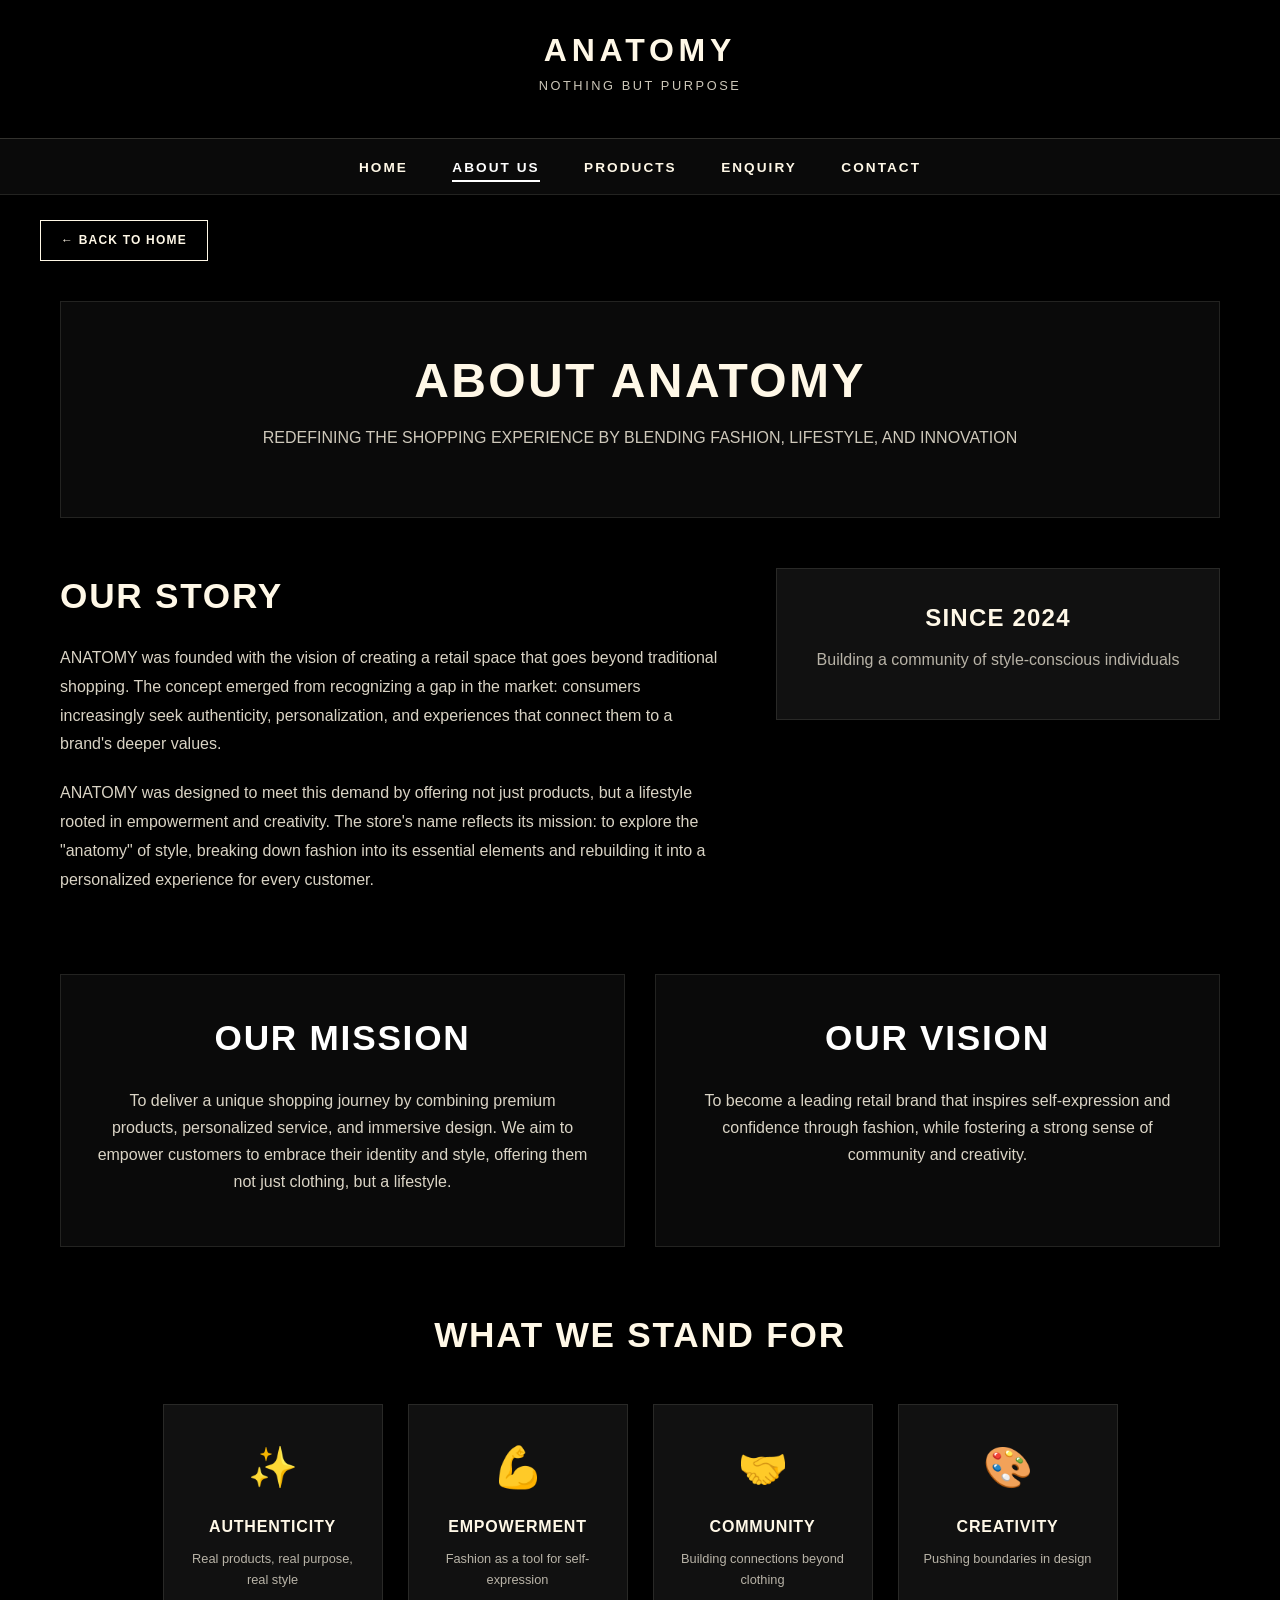
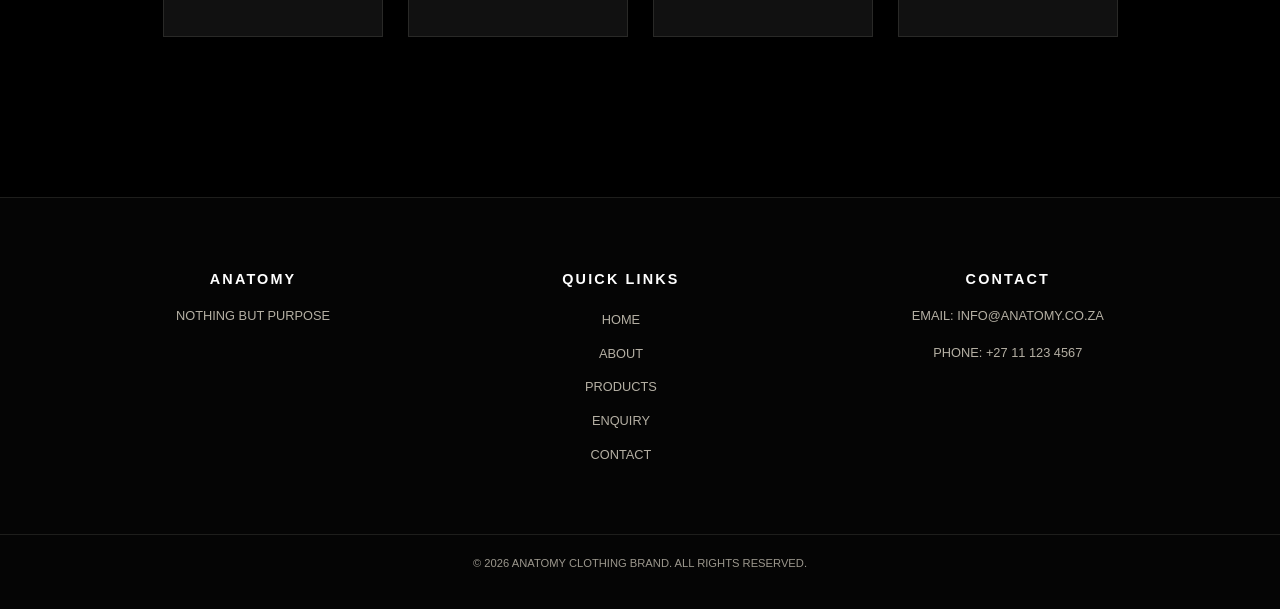
<file: WEDE-Assigment-1-ST10500139-Caleb-Maake/ABOUT.html>
<Doctype HTML>
<html lang="en">
<head>
    <meta charset="UTF-8">
    <meta name="viewport" content="width=device-width, initial-scale=1.0, viewport-fit=cover">
    <title>ANATOMY | About Us</title>
    <meta name="description" content="Learn about ANATOMY clothing brand - our mission, vision, and values">
     <link rel="stylesheet" type="text/css" href="Style.css">
</head>
<body>

<header>
    <div class="logo">ANATOMY</div>
    <p>NOTHING BUT PURPOSE</p>
</header>

<nav>
    <a href="index.html">HOME</a>
    <a href="about.html" class="active">ABOUT US</a>
    <a href="products.html">PRODUCTS</a>
    <a href="enquiry.html">ENQUIRY</a>
    <a href="contact.html">CONTACT</a>
</nav>

<!-- BACK BUTTON - Returns to Home Page -->
<div class="back-button-container">
    <a href="index.html" class="back-btn">← BACK TO HOME</a>
</div>

<div class="container">
    <section class="about-hero">
        <h1>ABOUT ANATOMY</h1>
        <p class="subtitle">REDEFINING THE SHOPPING EXPERIENCE BY BLENDING FASHION, LIFESTYLE, AND INNOVATION</p>
    </section>

    <section class="our-story">
        <div class="story-content">
            <h2>OUR STORY</h2>
            <p>ANATOMY was founded with the vision of creating a retail space that goes beyond traditional shopping. The concept emerged from recognizing a gap in the market: consumers increasingly seek authenticity, personalization, and experiences that connect them to a brand's deeper values.</p>
            <p>ANATOMY was designed to meet this demand by offering not just products, but a lifestyle rooted in empowerment and creativity. The store's name reflects its mission: to explore the "anatomy" of style, breaking down fashion into its essential elements and rebuilding it into a personalized experience for every customer.</p>
        </div>
        <div class="story-image">
            <div class="card">
                <h3>SINCE 2024</h3>
                <p>Building a community of style-conscious individuals</p>
            </div>
        </div>
    </section>

    <section class="mission-vision">
        <div class="mission-card">
            <h2>OUR MISSION</h2>
            <p>To deliver a unique shopping journey by combining premium products, personalized service, and immersive design. We aim to empower customers to embrace their identity and style, offering them not just clothing, but a lifestyle.</p>
        </div>
        <div class="vision-card">
            <h2>OUR VISION</h2>
            <p>To become a leading retail brand that inspires self-expression and confidence through fashion, while fostering a strong sense of community and creativity.</p>
        </div>
    </section>

    <section class="core-values">
        <h2>WHAT WE STAND FOR</h2>
        <div class="values-grid">
            <div class="value-item">
                <div class="value-icon">✨</div>
                <h3>AUTHENTICITY</h3>
                <p>Real products, real purpose, real style</p>
            </div>
            <div class="value-item">
                <div class="value-icon">💪</div>
                <h3>EMPOWERMENT</h3>
                <p>Fashion as a tool for self-expression</p>
            </div>
            <div class="value-item">
                <div class="value-icon">🤝</div>
                <h3>COMMUNITY</h3>
                <p>Building connections beyond clothing</p>
            </div>
            <div class="value-item">
                <div class="value-icon">🎨</div>
                <h3>CREATIVITY</h3>
                <p>Pushing boundaries in design</p>
            </div>
        </div>
    </section>
</div>

<footer>
    <div class="footer-content">
        <div class="footer-section">
            <h4>ANATOMY</h4>
            <p>NOTHING BUT PURPOSE</p>
        </div>
        <div class="footer-section">
            <h4>QUICK LINKS</h4>
            <ul>
                <li><a href="index.html">HOME</a></li>
                <li><a href="about.html">ABOUT</a></li>
                <li><a href="products.html">PRODUCTS</a></li>
                <li><a href="enquiry.html">ENQUIRY</a></li>
                <li><a href="contact.html">CONTACT</a></li>
            </ul>
        </div>
        <div class="footer-section">
            <h4>CONTACT</h4>
            <p>EMAIL: INFO@ANATOMY.CO.ZA</p>
            <p>PHONE: +27 11 123 4567</p>
        </div>
    </div>
    <div class="footer-bottom">
        <p>&copy; 2026 ANATOMY CLOTHING BRAND. ALL RIGHTS RESERVED.</p>
    </div>
</footer>

</body>
</html>
</HTML>
</file>
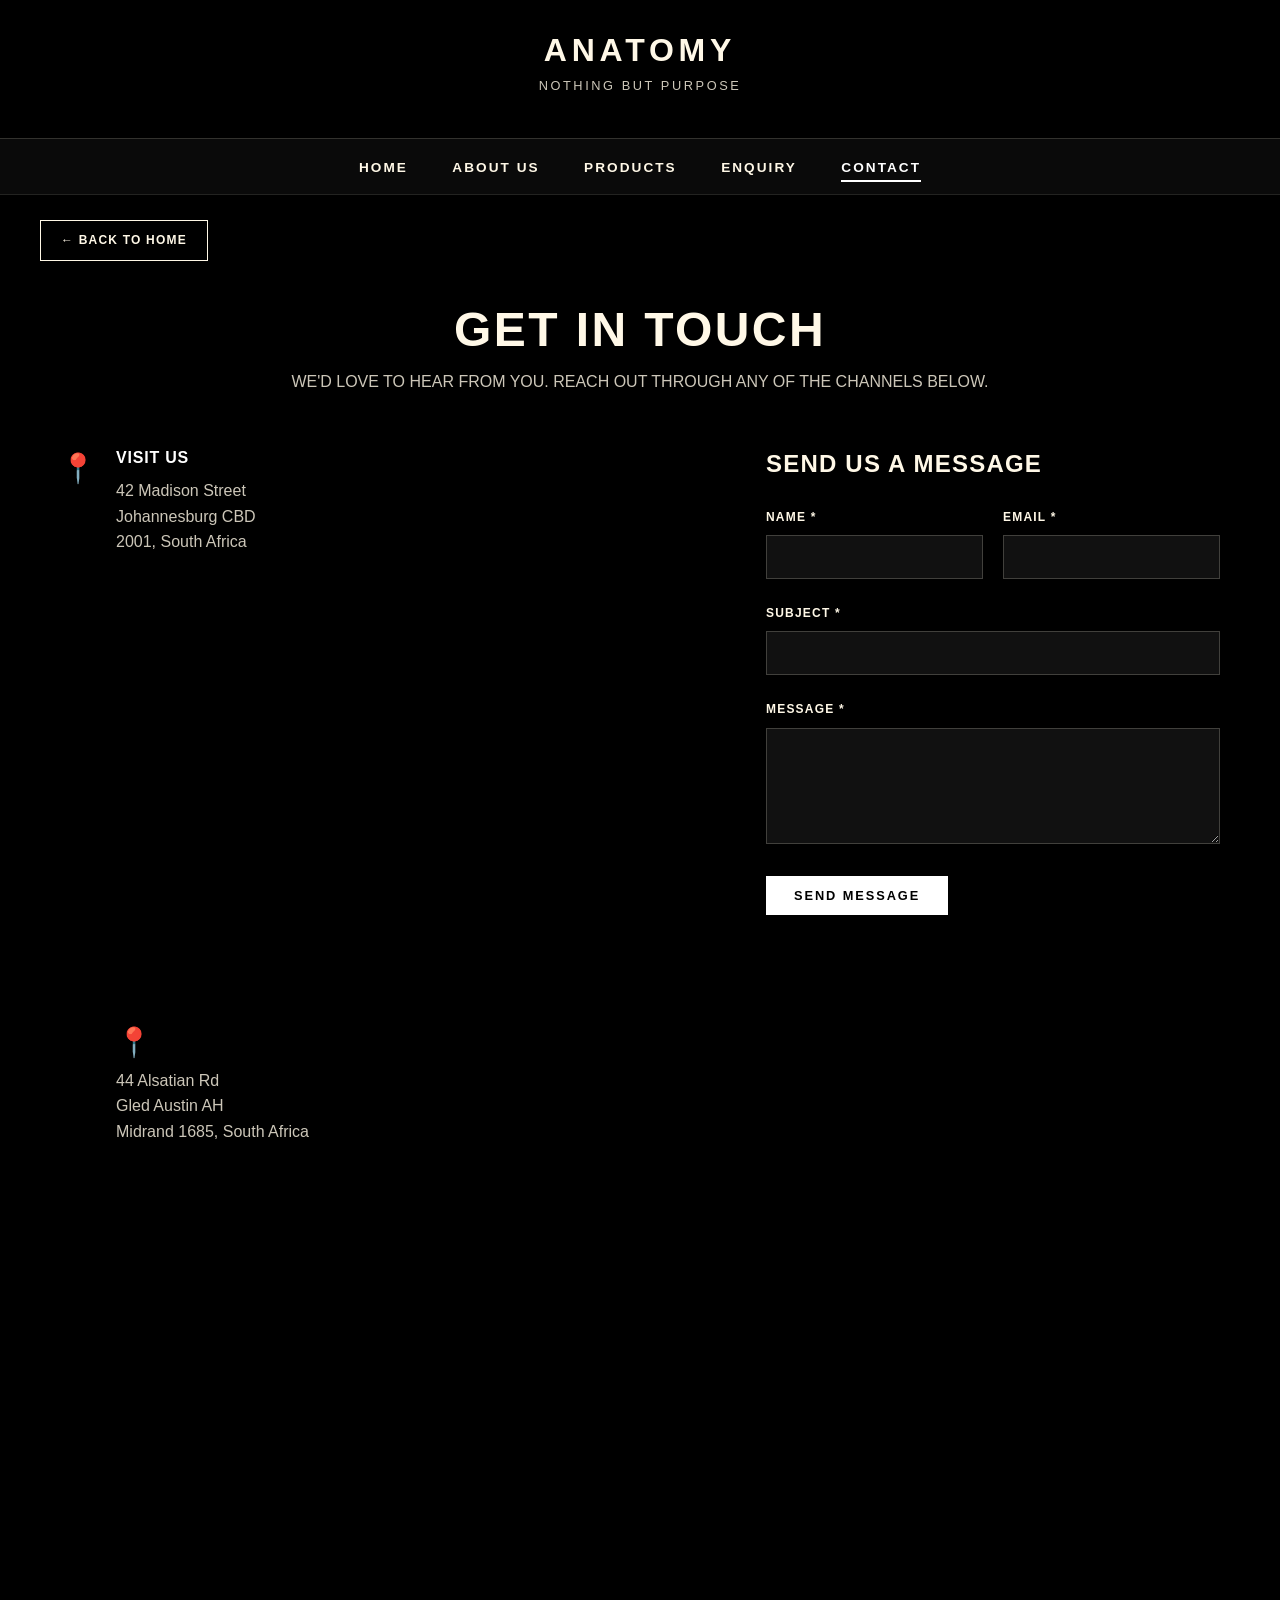
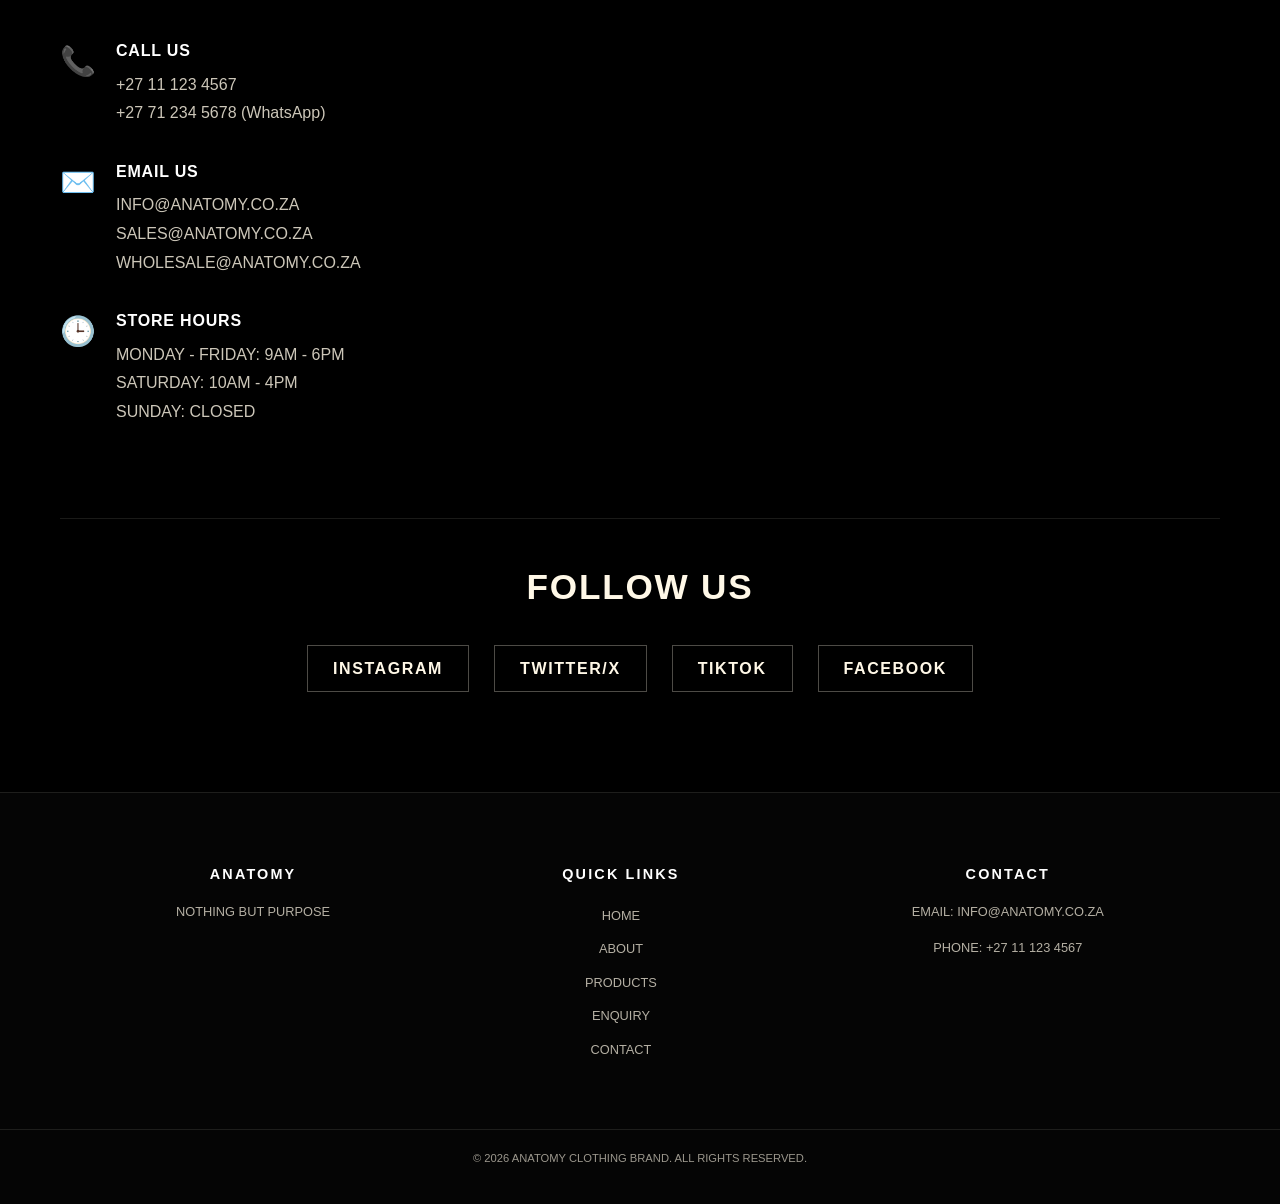
<file: WEDE-Assigment-1-ST10500139-Caleb-Maake/CONTACT.html>
<!DOCTYPE html>
<html lang="en">
<head>
    <meta charset="UTF-8">
    <meta name="viewport" content="width=device-width, initial-scale=1.0, viewport-fit=cover">
    <title>ANATOMY | Contact Us</title>
    <meta name="description" content="Get in touch with ANATOMY - store location, phone, email, and social media">
     <link rel="stylesheet" type="text/css" href="Style.css">
</head>
<body>

<header>
    <div class="logo">ANATOMY</div>
    <p>NOTHING BUT PURPOSE</p>
</header>

<nav>
    <a href="Home.html">HOME</a>
    <a href="about.html">ABOUT US</a>
    <a href="products.html">PRODUCTS</a>
    <a href="enquiry.html">ENQUIRY</a>
    <a href="contact.html" class="active">CONTACT</a>
</nav>

<!-- BACK BUTTON - Returns to Home Page -->
<div class="back-button-container">
    <a href="Home.html" class="back-btn">← BACK TO HOME</a>
</div>

<div class="container">
    <section class="contact-header">
        <h1>GET IN TOUCH</h1>
        <p>WE'D LOVE TO HEAR FROM YOU. REACH OUT THROUGH ANY OF THE CHANNELS BELOW.</p>
    </section>

    <div class="contact-grid">
        <div class="contact-info">
            <div class="contact-detail">
                <div class="contact-icon">📍</div>
            
                <div>
                    <h3>VISIT US</h3>
                    <p>42 Madison Street<br>Johannesburg CBD<br>2001, South Africa</p>
                    <p><iframe src="https://www.google.com/maps/embed?pb=!1m18!1m12!1m3!1d3579.7247734872826!2d28.061085074544835!3d-26.205629977075663!2m3!1f0!2f0!3f0!3m2!1i1024!2i768!4f13.1!3m3!1m2!1s0x1e950e8873faaba5%3A0x74618f63a74143f2!2s42%20Madison%20St%2C%20Jeppestown%2C%20Johannesburg%2C%202043!5e0!3m2!1sen!2sza!4v1781777602397!5m2!1sen!2sza" width="600" height="450" style="border:0;" allowfullscreen="" loading="lazy" referrerpolicy="no-referrer-when-downgrade"></iframe></p>
                    <div class="contact-icon">📍</div>
                    <p>44 Alsatian Rd <br> Gled Austin AH <br> Midrand 1685, South Africa</p>
                    <p><iframe src="https://www.google.com/maps/embed?pb=!1m18!1m12!1m3!1d57379.665210647516!2d28.108912786802037!3d-25.993312364688816!2m3!1f0!2f0!3f0!3m2!1i1024!2i768!4f13.1!3m3!1m2!1s0x1e956e17f65959cd%3A0x24f6753d48e948e5!2sGlen%20Austin%20AH%2C%20Midrand%2C%201685!5e0!3m2!1sen!2sza!4v1781778321603!5m2!1sen!2sza" width="600" height="450" style="border:0;" allowfullscreen="" loading="lazy" referrerpolicy="no-referrer-when-downgrade"></iframe></p>
                </div>
            </div>

            <div class="contact-detail">
                <div class="contact-icon">📞</div>
                <div>
                    <h3>CALL US</h3>
                    <p>+27 11 123 4567</p>
                    <p>+27 71 234 5678 (WhatsApp)</p>
                </div>
            </div>

            <div class="contact-detail">
                <div class="contact-icon">✉️</div>
                <div>
                    <h3>EMAIL US</h3>
                    <p>INFO@ANATOMY.CO.ZA</p>
                    <p>SALES@ANATOMY.CO.ZA</p>
                    <p>WHOLESALE@ANATOMY.CO.ZA</p>
                </div>
            </div>

            <div class="contact-detail">
                <div class="contact-icon">🕒</div>
                <div>
                    <h3>STORE HOURS</h3>
                    <p>MONDAY - FRIDAY: 9AM - 6PM</p>
                    <p>SATURDAY: 10AM - 4PM</p>
                    <p>SUNDAY: CLOSED</p>
                </div>
            </div>
        </div>

        <div class="contact-form-container">
            <h2>SEND US A MESSAGE</h2>
            <form class="contact-form" id="contactForm">
                <div class="form-row">
                    <div class="form-group">
                        <label for="contact-name">NAME *</label>
                        <input type="text" id="contact-name" required>
                    </div>
                    <div class="form-group">
                        <label for="contact-email">EMAIL *</label>
                        <input type="email" id="contact-email" required>
                    </div>
                </div>
                <div class="form-group">
                    <label for="contact-subject">SUBJECT *</label>
                    <input type="text" id="contact-subject" required>
                </div>
                <div class="form-group">
                    <label for="contact-message">MESSAGE *</label>
                    <textarea id="contact-message" rows="5" required></textarea>
                </div>
                <button type="submit" class="btn send-btn">SEND MESSAGE</button>
            </form>
            <div id="contact-success" class="form-success hidden">
                <p>✓ MESSAGE SENT SUCCESSFULLY! WE'LL GET BACK TO YOU SOON.</p>
            </div>
        </div>
    </div>

    <section class="social-section">
        <h2>FOLLOW US</h2>
        <div class="social-links">
            <a href="#" class="social-icon">INSTAGRAM</a>
            <a href="#" class="social-icon">TWITTER/X</a>
            <a href="#" class="social-icon">TIKTOK</a>
            <a href="#" class="social-icon">FACEBOOK</a>
        </div>
    </section>
</div>

<footer>
    <div class="footer-content">
        <div class="footer-section">
            <h4>ANATOMY</h4>
            <p>NOTHING BUT PURPOSE</p>
        </div>
        <div class="footer-section">
            <h4>QUICK LINKS</h4>
            <ul>
                <li><a href="Home.html">HOME</a></li>
                <li><a href="about.html">ABOUT</a></li>
                <li><a href="products.html">PRODUCTS</a></li>
                <li><a href="enquiry.html">ENQUIRY</a></li>
                <li><a href="contact.html">CONTACT</a></li>
            </ul>
        </div>
        <div class="footer-section">
            <h4>CONTACT</h4>
            <p>EMAIL: INFO@ANATOMY.CO.ZA</p>
            <p>PHONE: +27 11 123 4567</p>
        </div>
    </div>
    <div class="footer-bottom">
        <p>&copy; 2026 ANATOMY CLOTHING BRAND. ALL RIGHTS RESERVED.</p>
    </div>
</footer>



</body>
</html>
</file>
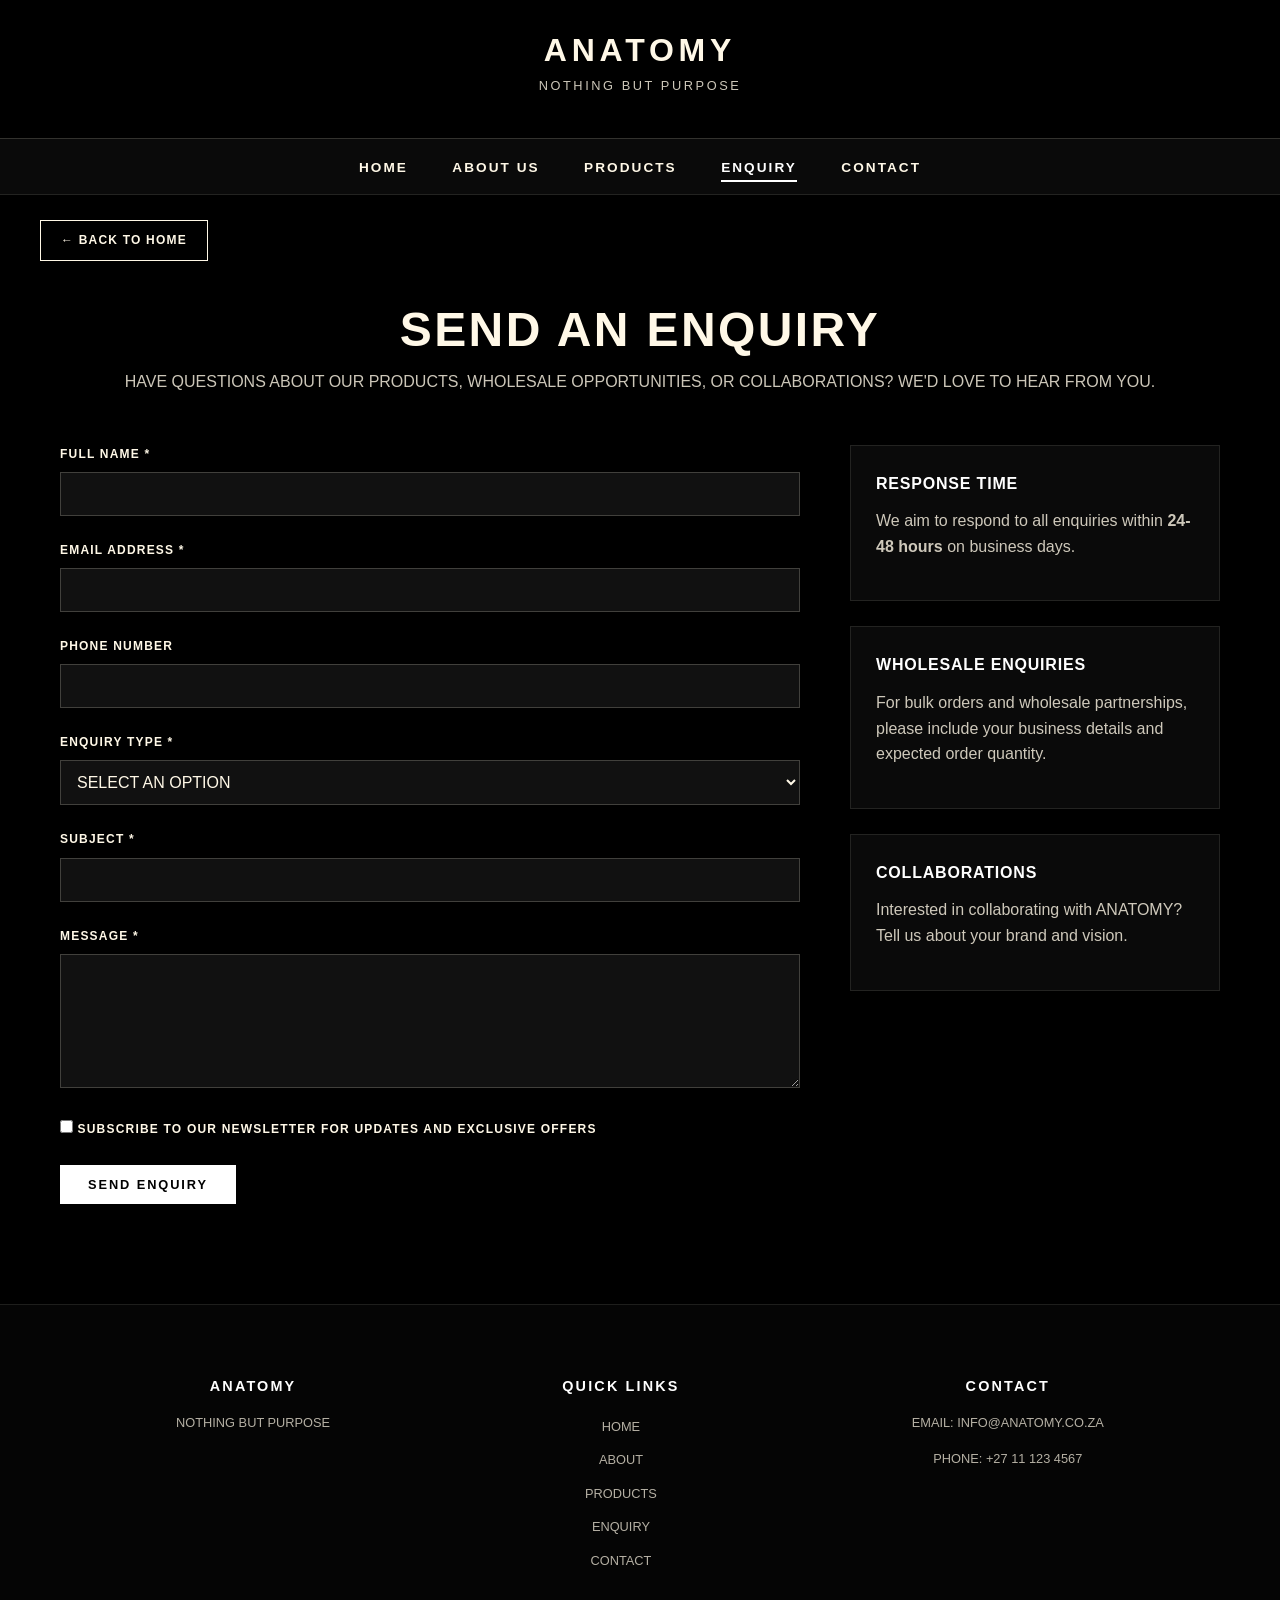
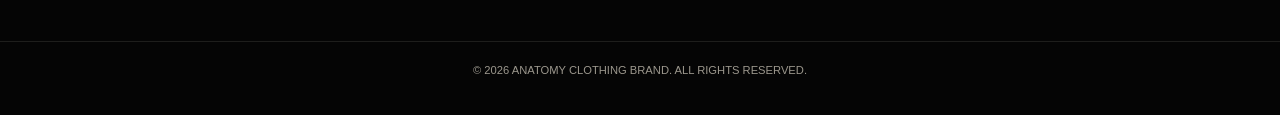
<file: WEDE-Assigment-1-ST10500139-Caleb-Maake/ENQUIRY.html>
<!DOCTYPE html>
<html lang="en">
<head>
    <meta charset="UTF-8">
    <meta name="viewport" content="width=device-width, initial-scale=1.0, viewport-fit=cover">
    <title>ANATOMY | Enquiry</title>
    <meta name="description" content="Send us your enquiry - wholesale, collaborations, or general questions">
     <link rel="stylesheet" type="text/css" href="Style.css">
</head>
<body>

<header>
    <div class="logo">ANATOMY</div>
    <p>NOTHING BUT PURPOSE</p>
</header>

<nav>
    <a href="index.html">HOME</a>
    <a href="about.html">ABOUT US</a>
    <a href="products.html">PRODUCTS</a>
    <a href="enquiry.html" class="active">ENQUIRY</a>
    <a href="contact.html">CONTACT</a>
</nav>

<!-- BACK BUTTON - Returns to Home Page -->
<div class="back-button-container">
    <a href="index.html" class="back-btn">← BACK TO HOME</a>
</div>

<div class="container">
    <section class="enquiry-header">
        <h1>SEND AN ENQUIRY</h1>
        <p>HAVE QUESTIONS ABOUT OUR PRODUCTS, WHOLESALE OPPORTUNITIES, OR COLLABORATIONS? WE'D LOVE TO HEAR FROM YOU.</p>
    </section>

    <div class="enquiry-grid">
        <div class="enquiry-form-container">
            <form class="enquiry-form" id="enquiryForm">
                <div class="form-group">
                    <label for="fullname">FULL NAME *</label>
                    <input type="text" id="fullname" name="fullname" required>
                </div>

                <div class="form-group">
                    <label for="email">EMAIL ADDRESS *</label>
                    <input type="email" id="email" name="email" required>
                </div>

                <div class="form-group">
                    <label for="phone">PHONE NUMBER</label>
                    <input type="tel" id="phone" name="phone">
                </div>

                <div class="form-group">
                    <label for="enquiry-type">ENQUIRY TYPE *</label>
                    <select id="enquiry-type" name="enquiry-type" required>
                        <option value="">SELECT AN OPTION</option>
                        <option value="general">GENERAL QUESTION</option>
                        <option value="wholesale">WHOLESALE / BULK ORDER</option>
                        <option value="collaboration">COLLABORATION / PARTNERSHIP</option>
                        <option value="order">ORDER STATUS</option>
                        <option value="returns">RETURNS / EXCHANGE</option>
                    </select>
                </div>

                <div class="form-group">
                    <label for="subject">SUBJECT *</label>
                    <input type="text" id="subject" name="subject" required>
                </div>

                <div class="form-group">
                    <label for="message">MESSAGE *</label>
                    <textarea id="message" name="message" rows="6" required></textarea>
                </div>

                <div class="form-group">
                    <label class="checkbox-label">
                        <input type="checkbox" name="newsletter"> SUBSCRIBE TO OUR NEWSLETTER FOR UPDATES AND EXCLUSIVE OFFERS
                    </label>
                </div>

                <button type="submit" class="btn submit-btn">SEND ENQUIRY</button>
            </form>
            <div id="form-success" class="form-success hidden">
                <p>✓ THANK YOU FOR YOUR ENQUIRY! WE'LL GET BACK TO YOU WITHIN 24-48 HOURS.</p>
            </div>
        </div>

        <div class="enquiry-info">
            <div class="info-card">
                <h3>RESPONSE TIME</h3>
                <p>We aim to respond to all enquiries within <strong>24-48 hours</strong> on business days.</p>
            </div>
            <div class="info-card">
                <h3>WHOLESALE ENQUIRIES</h3>
                <p>For bulk orders and wholesale partnerships, please include your business details and expected order quantity.</p>
            </div>
            <div class="info-card">
                <h3>COLLABORATIONS</h3>
                <p>Interested in collaborating with ANATOMY? Tell us about your brand and vision.</p>
            </div>
        </div>
    </div>
</div>

<footer>
    <div class="footer-content">
        <div class="footer-section">
            <h4>ANATOMY</h4>
            <p>NOTHING BUT PURPOSE</p>
        </div>
        <div class="footer-section">
            <h4>QUICK LINKS</h4>
            <ul>
                <li><a href="index.html">HOME</a></li>
                <li><a href="about.html">ABOUT</a></li>
                <li><a href="products.html">PRODUCTS</a></li>
                <li><a href="enquiry.html">ENQUIRY</a></li>
                <li><a href="contact.html">CONTACT</a></li>
            </ul>
        </div>
        <div class="footer-section">
            <h4>CONTACT</h4>
            <p>EMAIL: INFO@ANATOMY.CO.ZA</p>
            <p>PHONE: +27 11 123 4567</p>
        </div>
    </div>
    <div class="footer-bottom">
        <p>&copy; 2026 ANATOMY CLOTHING BRAND. ALL RIGHTS RESERVED.</p>
    </div>
</footer>
</body>
</html>
</file>
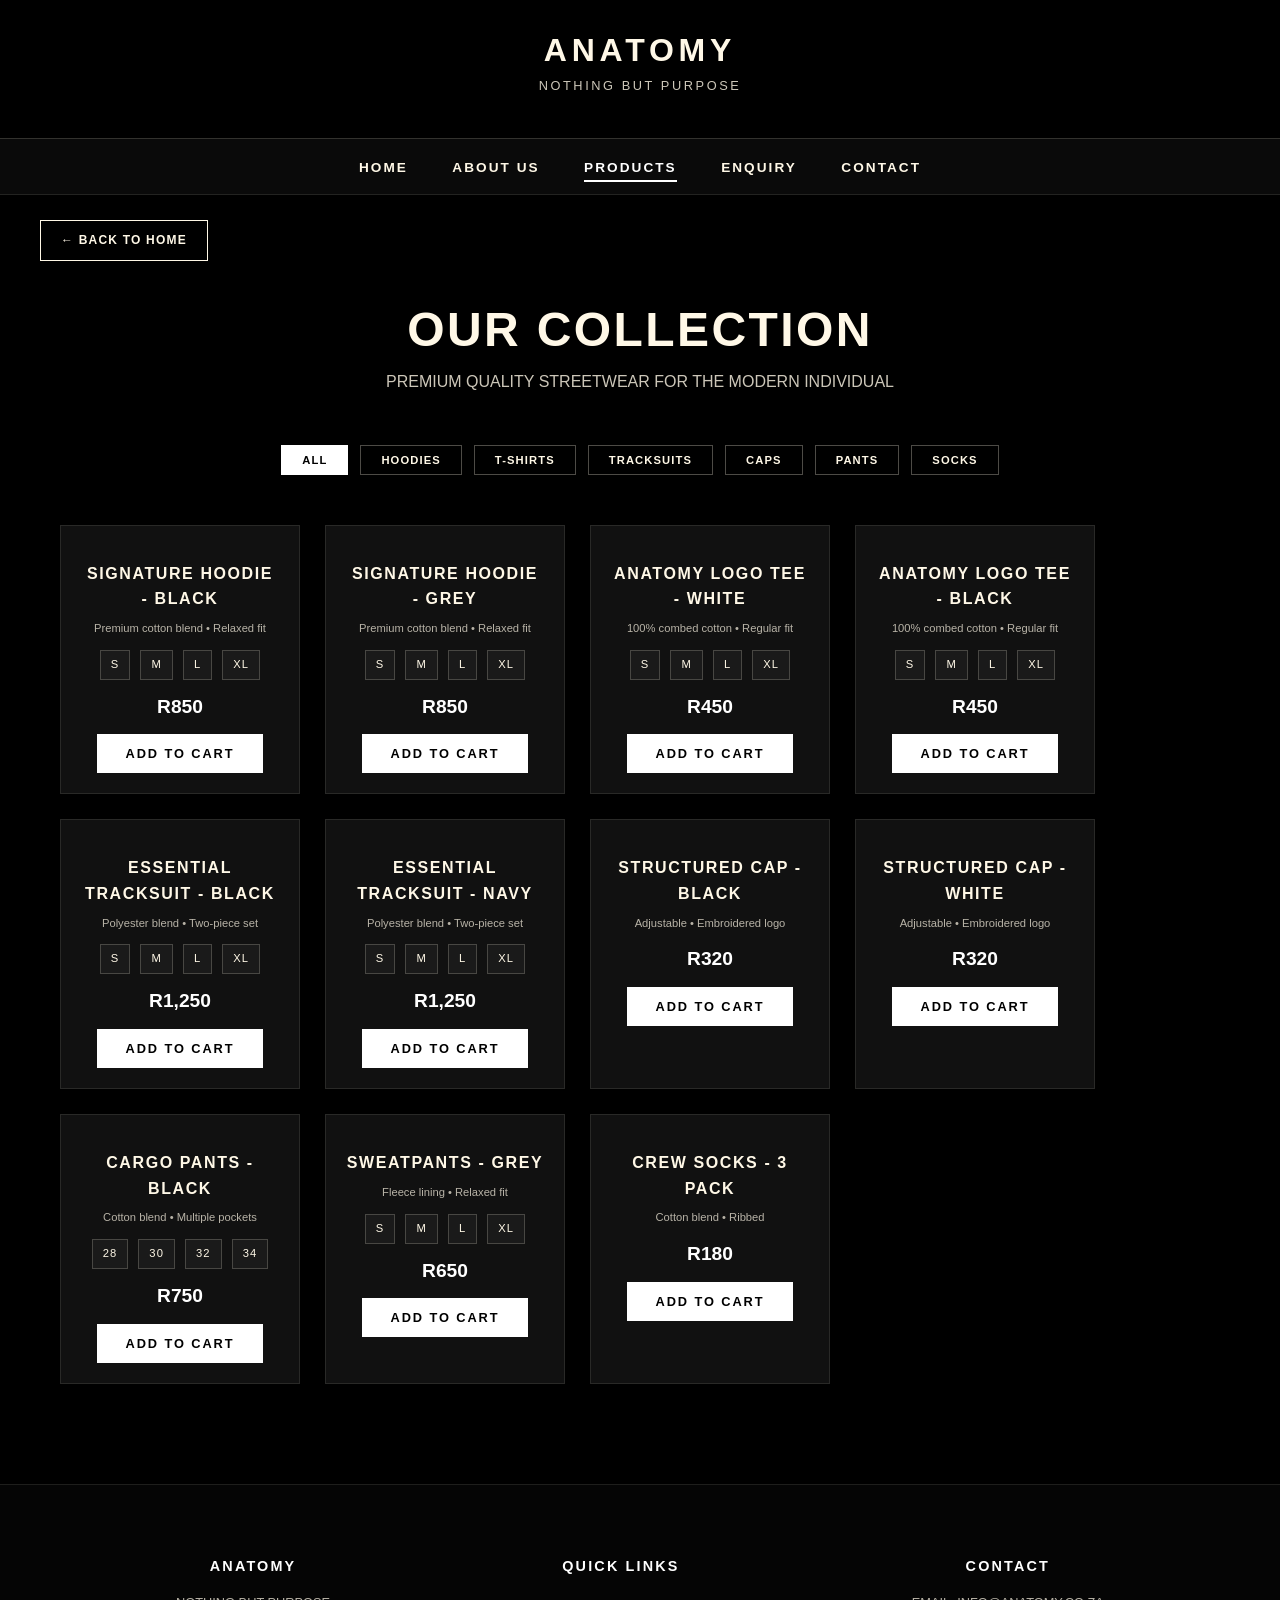
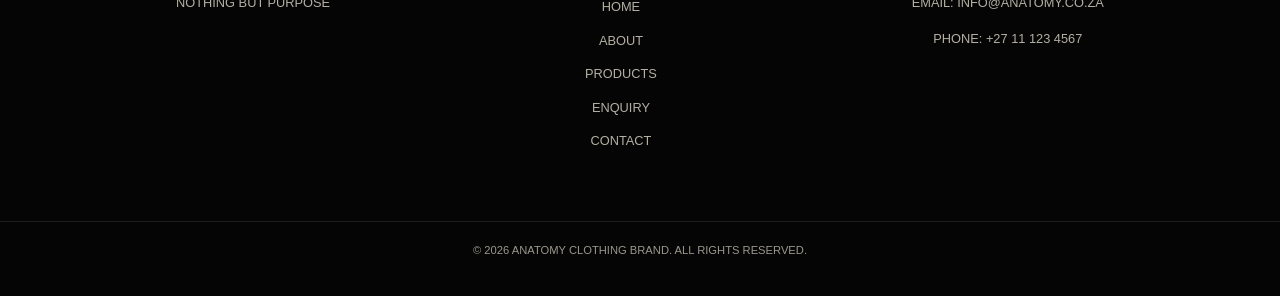
<file: WEDE-Assigment-1-ST10500139-Caleb-Maake/PRODUCTS.html>
<!DOCTYPE html>
<html lang="en">
<head>
    <meta charset="UTF-8">
    <meta name="viewport" content="width=device-width, initial-scale=1.0, viewport-fit=cover">
    <title>ANATOMY | Products</title>
    <meta name="description" content="Shop ANATOMY's premium clothing collection - Hoodies, T-Shirts, Tracksuits, Caps and more">
     <link rel="stylesheet" type="text/css" href="Style.css">
</head>
<body>

<header>
    <div class="logo">ANATOMY</div>
    <p>NOTHING BUT PURPOSE</p>
</header>

<nav>
    <a href="index.html">HOME</a>
    <a href="about.html">ABOUT US</a>
    <a href="products.html" class="active">PRODUCTS</a>
    <a href="enquiry.html">ENQUIRY</a>
    <a href="contact.html">CONTACT</a>
</nav>

<!-- BACK BUTTON - Returns to Home Page -->
<div class="back-button-container">
    <a href="index.html" class="back-btn">← BACK TO HOME</a>
</div>

<div class="container">
    <section class="products-header">
        <h1>OUR COLLECTION</h1>
        <p>PREMIUM QUALITY STREETWEAR FOR THE MODERN INDIVIDUAL</p>
    </section>

    <div class="category-filters">
        <button class="filter-btn active" data-category="all">ALL</button>
        <button class="filter-btn" data-category="hoodies">HOODIES</button>
        <button class="filter-btn" data-category="tees">T-SHIRTS</button>
        <button class="filter-btn" data-category="tracksuits">TRACKSUITS</button>
        <button class="filter-btn" data-category="caps">CAPS</button>
        <button class="filter-btn" data-category="pants">PANTS</button>
        <button class="filter-btn" data-category="socks">SOCKS</button>
    </div>

    <div class="product-gallery full-gallery">
        <!-- Hoodies -->
        <div class="product-card" data-category="hoodies">
            <h3>SIGNATURE HOODIE - BLACK</h3>
            <p class="product-desc">Premium cotton blend • Relaxed fit</p>
            <div class="size-selector">
                <span>S</span><span>M</span><span>L</span><span>XL</span>
            </div>
            <p class="price">R850</p>
            <button class="order-btn">ADD TO CART</button>
        </div>

        <div class="product-card" data-category="hoodies">
            <h3>SIGNATURE HOODIE - GREY</h3>
            <p class="product-desc">Premium cotton blend • Relaxed fit</p>
            <div class="size-selector">
                <span>S</span><span>M</span><span>L</span><span>XL</span>
            </div>
            <p class="price">R850</p>
            <button class="order-btn">ADD TO CART</button>
        </div>

        <div class="product-card" data-category="tees">
            <h3>ANATOMY LOGO TEE - WHITE</h3>
            <p class="product-desc">100% combed cotton • Regular fit</p>
            <div class="size-selector">
                <span>S</span><span>M</span><span>L</span><span>XL</span>
            </div>
            <p class="price">R450</p>
            <button class="order-btn">ADD TO CART</button>
        </div>

        <div class="product-card" data-category="tees">
            <h3>ANATOMY LOGO TEE - BLACK</h3>
            <p class="product-desc">100% combed cotton • Regular fit</p>
            <div class="size-selector">
                <span>S</span><span>M</span><span>L</span><span>XL</span>
            </div>
            <p class="price">R450</p>
            <button class="order-btn">ADD TO CART</button>
        </div>

        <div class="product-card" data-category="tracksuits">
            <h3>ESSENTIAL TRACKSUIT - BLACK</h3>
            <p class="product-desc">Polyester blend • Two-piece set</p>
            <div class="size-selector">
                <span>S</span><span>M</span><span>L</span><span>XL</span>
            </div>
            <p class="price">R1,250</p>
            <button class="order-btn">ADD TO CART</button>
        </div>

        <div class="product-card" data-category="tracksuits">
            <h3>ESSENTIAL TRACKSUIT - NAVY</h3>
            <p class="product-desc">Polyester blend • Two-piece set</p>
            <div class="size-selector">
                <span>S</span><span>M</span><span>L</span><span>XL</span>
            </div>
            <p class="price">R1,250</p>
            <button class="order-btn">ADD TO CART</button>
        </div>

        <div class="product-card" data-category="caps">
            <h3>STRUCTURED CAP - BLACK</h3>
            <p class="product-desc">Adjustable • Embroidered logo</p>
            <p class="price">R320</p>
            <button class="order-btn">ADD TO CART</button>
        </div>

        <div class="product-card" data-category="caps">
            <h3>STRUCTURED CAP - WHITE</h3>
            <p class="product-desc">Adjustable • Embroidered logo</p>
            <p class="price">R320</p>
            <button class="order-btn">ADD TO CART</button>
        </div>

        <div class="product-card" data-category="pants">
            <h3>CARGO PANTS - BLACK</h3>
            <p class="product-desc">Cotton blend • Multiple pockets</p>
            <div class="size-selector">
                <span>28</span><span>30</span><span>32</span><span>34</span>
            </div>
            <p class="price">R750</p>
            <button class="order-btn">ADD TO CART</button>
        </div>

        <div class="product-card" data-category="pants">
            <h3>SWEATPANTS - GREY</h3>
            <p class="product-desc">Fleece lining • Relaxed fit</p>
            <div class="size-selector">
                <span>S</span><span>M</span><span>L</span><span>XL</span>
            </div>
            <p class="price">R650</p>
            <button class="order-btn">ADD TO CART</button>
        </div>

        <div class="product-card" data-category="socks">
            <h3>CREW SOCKS - 3 PACK</h3>
            <p class="product-desc">Cotton blend • Ribbed</p>
            <p class="price">R180</p>
            <button class="order-btn">ADD TO CART</button>
        </div>
    </div>
</div>

<footer>
    <div class="footer-content">
        <div class="footer-section">
            <h4>ANATOMY</h4>
            <p>NOTHING BUT PURPOSE</p>
        </div>
        <div class="footer-section">
            <h4>QUICK LINKS</h4>
            <ul>
                <li><a href="index.html">HOME</a></li>
                <li><a href="about.html">ABOUT</a></li>
                <li><a href="products.html">PRODUCTS</a></li>
                <li><a href="enquiry.html">ENQUIRY</a></li>
                <li><a href="contact.html">CONTACT</a></li>
            </ul>
        </div>
        <div class="footer-section">
            <h4>CONTACT</h4>
            <p>EMAIL: INFO@ANATOMY.CO.ZA</p>
            <p>PHONE: +27 11 123 4567</p>
        </div>
    </div>
    <div class="footer-bottom">
        <p>&copy; 2026 ANATOMY CLOTHING BRAND. ALL RIGHTS RESERVED.</p>
    </div>
</footer>
</body>
</html>
</file>
<file: WEDE-Assigment-1-ST10500139-Caleb-Maake/Style.css>
/* ===== 1. CSS RESET & BASE STYLES ===== */
* {
    margin: 0;
    padding: 0;
    box-sizing: border-box;
}

html {
    scroll-behavior: smooth;
}

body {
    background-color: #000;
    color: #FFF8E7;
    font-family: 'Inter', 'Arial', sans-serif;
    font-size: 16px;
    line-height: 1.6;
    margin: 0;
    padding: 0;
}

/* ===== 2. TYPOGRAPHY ===== */
/* Headings - Montserrat font */
h1, h2, h3, h4, h5, h6, 
.logo, 
.nav-links a,
.back-btn,
.button,
.btn,
.order-btn,
.submit-btn,
.send-btn,
.filter-btn,
.social-icon {
    font-family: 'Montserrat', 'Helvetica Neue', 'Helvetica', sans-serif;
    font-weight: 700;
    letter-spacing: 0.05em;
    text-transform: uppercase;
}

h1 { 
    font-size: 3rem; 
    line-height: 1.2; 
    margin-bottom: 1rem;
    color: #FFF8E7;
}

h2 { 
    font-size: 2.2rem; 
    margin-bottom: 0.75rem;
    color: #FFF8E7;
}

h3 { 
    font-size: 1.5rem; 
    margin-bottom: 0.5rem;
    color: #FFF8E7;
}

h4 { 
    font-size: 1.2rem; 
    margin-bottom: 0.5rem;
    color: #FFF8E7;
}

p {
    margin-bottom: 1rem;
    color: #FFF8E7;
}

/* All caps for navigation and small labels */
nav a, 
.back-btn,
.button,
.btn,
.order-btn,
.submit-btn,
.send-btn,
.filter-btn,
.small-label,
.product-category,
.size-selector span,
.category-card h3,
.product-card h3,
.footer-section h4,
.social-icon,
label {
    text-transform: uppercase;
    letter-spacing: 0.1em;
}

/* Body text remains normal case */
body, p, li, .product-desc, .info-card p, .contact-detail p {
    text-transform: none;
    letter-spacing: normal;
}

/* Links */
a {
    color: #FFF8E7;
    text-decoration: none;
    transition: all 0.3s ease;
}

a:hover {
    color: #FFFFFF;
}

/* ===== 3. HEADER & NAVIGATION ===== */
header {
    background-color: #000;
    color: #FFF8E7;
    padding: 25px 20px;
    text-align: center;
    border-bottom: 1px solid rgba(255, 248, 231, 0.2);
}

.logo {
    font-size: 2rem;
    font-weight: bold;
    letter-spacing: 0.15em;
}

header p {
    font-size: 0.8rem;
    letter-spacing: 0.2em;
    color: #FFF8E7;
    opacity: 0.8;
}

/* Navigation */
nav {
    background-color: #0a0a0a;
    padding: 15px;
    text-align: center;
    border-bottom: 1px solid rgba(255, 248, 231, 0.1);
}

nav a {
    color: #FFF8E7;
    text-decoration: none;
    margin: 0 20px;
    font-size: 0.85rem;
    font-weight: 600;
    letter-spacing: 0.15em;
    transition: all 0.3s ease;
    padding-bottom: 5px;
}

nav a:hover {
    color: #FFFFFF;
    border-bottom: 2px solid #FFFFFF;
}

nav a.active {
    color: #FFFFFF;
    border-bottom: 2px solid #FFFFFF;
}

/* ===== 4. BACK BUTTON ===== */
.back-button-container {
    padding: 25px 0 0 40px;
    background-color: #000;
    max-width: 1400px;
    margin: 0 auto;
}

.back-btn {
    display: inline-block;
    background-color: transparent;
    color: #FFF8E7;
    padding: 10px 20px;
    text-decoration: none;
    border: 1px solid #FFF8E7;
    border-radius: 0px;
    font-size: 0.75rem;
    font-weight: 600;
    transition: all 0.3s ease;
}

.back-btn:hover {
    background-color: #FFFFFF;
    color: #000;
    border-color: #FFFFFF;
}

/* ===== 5. BUTTONS - White for accents ===== */
.button, 
.btn, 
.order-btn, 
.submit-btn, 
.send-btn {
    display: inline-block;
    background-color: #FFFFFF;
    color: #000;
    border: none;
    padding: 12px 28px;
    font-family: 'Montserrat', 'Helvetica Neue', sans-serif;
    font-size: 0.8rem;
    font-weight: 700;
    letter-spacing: 0.15em;
    text-transform: uppercase;
    cursor: pointer;
    transition: all 0.3s ease;
    text-decoration: none;
}

.button:hover, 
.btn:hover, 
.order-btn:hover, 
.submit-btn:hover, 
.send-btn:hover {
    background-color: #FFF8E7;
    color: #000;
    transform: translateY(-2px);
}

.button:active, .btn:active, .order-btn:active {
    transform: translateY(0);
}

.btn-large {
    padding: 14px 35px;
    font-size: 0.9rem;
}

/* ===== 6. CONTAINER & LAYOUT ===== */
.container {
    max-width: 1200px;
    margin: 0 auto;
    padding: 40px 20px;
}

/* ===== 7. HERO SECTION ===== */
.hero {
    background: linear-gradient(rgba(0, 0, 0, 0.7), rgba(0, 0, 0, 0.7));
    background-size: cover;
    background-position: center;
    text-align: center;
    padding: 100px 20px;
    border-bottom: 1px solid rgba(255, 248, 231, 0.1);
}

.hero-content {
    max-width: 800px;
    margin: 0 auto;
}

.hero h1 {
    font-size: 3.5rem;
    margin-bottom: 15px;
    color: #FFF8E7;
}

.tagline {
    font-size: 1.2rem;
    margin-bottom: 30px;
    color: #FFF8E7;
    letter-spacing: 0.1em;
}

/* ===== 8. HOME PAGE COMPONENTS ===== */
.featured-categories, 
.featured-products, 
.brand-message {
    margin-bottom: 70px;
}

.featured-categories h2, 
.featured-products h2, 
.brand-message h2 {
    text-align: center;
    margin-bottom: 40px;
    color: #FFF8E7;
    position: relative;
}

.featured-categories h2:after, 
.featured-products h2:after {
    content: '';
    display: block;
    width: 60px;
    height: 2px;
    background-color: #FFFFFF;
    margin: 15px auto 0;
}

/* Category Grid */
.category-grid {
    display: flex;
    flex-wrap: wrap;
    gap: 25px;
    justify-content: center;
}

.category-card {
    background-color: #111;
    padding: 30px 20px;
    text-align: center;
    width: 230px;
    border: 1px solid rgba(255, 248, 231, 0.1);
    transition: all 0.3s ease;
}

.category-card:hover {
    border-color: #FFFFFF;
    transform: translateY(-5px);
}

.category-card h3 {
    margin: 15px 0 10px;
    color: #FFF8E7;
    font-size: 1rem;
}

.category-card p {
    color: #FFF8E7;
    opacity: 0.7;
    font-size: 0.8rem;
}

/* Product Gallery */
.product-gallery {
    display: flex;
    flex-wrap: wrap;
    gap: 25px;
    justify-content: center;
}

.product-card {
    background-color: #111;
    padding: 20px;
    width: 240px;
    text-align: center;
    border: 1px solid rgba(255, 248, 231, 0.1);
    transition: all 0.3s ease;
}

.product-card:hover {
    border-color: #FFFFFF;
    transform: translateY(-5px);
}

.product-card h3 {
    font-size: 1rem;
    margin: 15px 0 8px;
    color: #FFF8E7;
}

.product-desc {
    font-size: 0.7rem;
    color: #FFF8E7;
    opacity: 0.7;
    margin-bottom: 10px;
}

.price {
    font-size: 1.2rem;
    font-weight: bold;
    color: #FFFFFF;
    margin: 12px 0;
}

/* Size Selector */
.size-selector {
    display: flex;
    justify-content: center;
    gap: 10px;
    margin: 12px 0;
}

.size-selector span {
    background-color: #1a1a1a;
    color: #FFF8E7;
    padding: 5px 10px;
    font-size: 0.7rem;
    cursor: pointer;
    border: 1px solid rgba(255, 248, 231, 0.2);
    transition: all 0.3s ease;
}

.size-selector span:hover {
    border-color: #FFFFFF;
    color: #FFFFFF;
}

/* Brand Message */
.brand-message {
    background-color: #0a0a0a;
    padding: 60px;
    text-align: center;
    border: 1px solid rgba(255, 248, 231, 0.1);
}

.message-content {
    max-width: 700px;
    margin: 0 auto;
}

.message-content p {
    margin: 25px 0;
    line-height: 1.8;
    color: #FFF8E7;
    opacity: 0.9;
}

/* ===== 9. ABOUT PAGE ===== */
.about-hero {
    text-align: center;
    padding: 50px 20px;
    background-color: #0a0a0a;
    border: 1px solid rgba(255, 248, 231, 0.1);
    margin-bottom: 50px;
}

.about-hero h1 {
    color: #FFF8E7;
    margin-bottom: 15px;
}

.subtitle {
    font-size: 1rem;
    color: #FFF8E7;
    opacity: 0.8;
}

.our-story {
    display: flex;
    flex-wrap: wrap;
    gap: 50px;
    margin-bottom: 60px;
}

.story-content {
    flex: 1.5;
}

.story-content h2 {
    color: #FFF8E7;
    margin-bottom: 20px;
}

.story-content p {
    line-height: 1.8;
    color: #FFF8E7;
    opacity: 0.85;
    margin-bottom: 20px;
}

.story-image {
    flex: 1;
}

.story-image .card {
    background-color: #111;
    padding: 30px;
    text-align: center;
    border: 1px solid rgba(255, 248, 231, 0.1);
}

.story-image .card h3 {
    color: #FFF8E7;
    margin-bottom: 10px;
}

.story-image .card p {
    color: #FFF8E7;
    opacity: 0.7;
}

/* Mission & Vision */
.mission-vision {
    display: flex;
    flex-wrap: wrap;
    gap: 30px;
    margin-bottom: 60px;
}

.mission-card, .vision-card {
    flex: 1;
    background-color: #0a0a0a;
    padding: 35px;
    border: 1px solid rgba(255, 248, 231, 0.1);
    text-align: center;
}

.mission-card h2, .vision-card h2 {
    color: #FFFFFF;
    margin-bottom: 20px;
}

.mission-card p, .vision-card p {
    color: #FFF8E7;
    opacity: 0.85;
    line-height: 1.7;
}

/* Core Values */
.core-values {
    text-align: center;
    margin-bottom: 60px;
}

.core-values h2 {
    color: #FFF8E7;
    margin-bottom: 40px;
}

.values-grid {
    display: flex;
    flex-wrap: wrap;
    gap: 25px;
    justify-content: center;
}

.value-item {
    background-color: #111;
    padding: 30px 20px;
    width: 220px;
    text-align: center;
    border: 1px solid rgba(255, 248, 231, 0.1);
    transition: all 0.3s ease;
}

.value-item:hover {
    border-color: #FFFFFF;
}

.value-icon {
    font-size: 2.5rem;
    margin-bottom: 15px;
}

.value-item h3 {
    color: #FFF8E7;
    margin-bottom: 10px;
    font-size: 1rem;
}

.value-item p {
    color: #FFF8E7;
    opacity: 0.7;
    font-size: 0.8rem;
}

/* ===== 10. PRODUCTS PAGE ===== */
.products-header {
    text-align: center;
    margin-bottom: 50px;
}

.products-header h1 {
    color: #FFF8E7;
    margin-bottom: 10px;
}

.products-header p {
    color: #FFF8E7;
    opacity: 0.8;
}

/* Category Filters */
.category-filters {
    display: flex;
    flex-wrap: wrap;
    justify-content: center;
    gap: 12px;
    margin-bottom: 50px;
}

.filter-btn {
    background-color: transparent;
    border: 1px solid rgba(255, 248, 231, 0.3);
    color: #FFF8E7;
    padding: 8px 20px;
    cursor: pointer;
    font-size: 0.7rem;
    font-weight: 600;
    transition: all 0.3s ease;
}

.filter-btn:hover {
    border-color: #FFFFFF;
    color: #FFFFFF;
}

.filter-btn.active {
    background-color: #FFFFFF;
    color: #000;
    border-color: #FFFFFF;
}

.full-gallery {
    justify-content: flex-start;
}

/* ===== 11. ENQUIRY PAGE ===== */
.enquiry-header {
    text-align: center;
    margin-bottom: 50px;
}

.enquiry-header h1 {
    color: #FFF8E7;
    margin-bottom: 10px;
}

.enquiry-header p {
    color: #FFF8E7;
    opacity: 0.8;
}

.enquiry-grid {
    display: flex;
    flex-wrap: wrap;
    gap: 50px;
}

.enquiry-form-container {
    flex: 2;
}

.enquiry-info {
    flex: 1;
}

/* Form Styles */
.form-group {
    margin-bottom: 25px;
}

.form-group label {
    display: block;
    margin-bottom: 8px;
    color: #FFF8E7;
    font-size: 0.75rem;
    font-weight: 600;
    letter-spacing: 0.1em;
}

.form-group input, 
.form-group select, 
.form-group textarea {
    width: 100%;
    padding: 12px;
    background-color: #111;
    border: 1px solid rgba(255, 248, 231, 0.2);
    color: #FFF8E7;
    font-family: 'Inter', sans-serif;
    font-size: 1rem;
    transition: all 0.3s ease;
}

.form-group input:focus, 
.form-group select:focus, 
.form-group textarea:focus {
    outline: none;
    border-color: #FFFFFF;
}

.checkbox-label {
    display: flex;
    align-items: center;
    gap: 10px;
    font-weight: normal;
    letter-spacing: normal;
}

.checkbox-label input {
    width: auto;
}

.form-success {
    background-color: transparent;
    border: 1px solid #FFFFFF;
    color: #FFFFFF;
    padding: 15px 20px;
    margin-top: 25px;
    text-align: center;
}

.hidden {
    display: none;
}

/* Info Cards */
.info-card {
    background-color: #0a0a0a;
    padding: 25px;
    margin-bottom: 25px;
    border: 1px solid rgba(255, 248, 231, 0.1);
}

.info-card h3 {
    color: #FFFFFF;
    margin-bottom: 12px;
    font-size: 1rem;
}

.info-card p {
    color: #FFF8E7;
    opacity: 0.8;
    line-height: 1.6;
}

.info-card a {
    color: #FFFFFF;
    text-decoration: underline;
}

/* ===== 12. CONTACT PAGE ===== */
.contact-header {
    text-align: center;
    margin-bottom: 50px;
}

.contact-header h1 {
    color: #FFF8E7;
    margin-bottom: 10px;
}

.contact-header p {
    color: #FFF8E7;
    opacity: 0.8;
}

.contact-grid {
    display: flex;
    flex-wrap: wrap;
    gap: 50px;
    margin-bottom: 60px;
}

.contact-info {
    flex: 1;
}

.contact-form-container {
    flex: 1;
}

.contact-form-container h2 {
    color: #FFF8E7;
    margin-bottom: 25px;
    font-size: 1.5rem;
}

.contact-detail {
    display: flex;
    align-items: flex-start;
    gap: 20px;
    margin-bottom: 30px;
}

.contact-icon {
    font-size: 1.8rem;
}

.contact-detail h3 {
    color: #FFFFFF;
    margin-bottom: 8px;
    font-size: 1rem;
}

.contact-detail p {
    color: #FFF8E7;
    opacity: 0.8;
    margin: 3px 0;
}

.form-row {
    display: flex;
    gap: 20px;
}

.form-row .form-group {
    flex: 1;
}

/* Social Section */
.social-section {
    text-align: center;
    margin-top: 50px;
    padding-top: 40px;
    border-top: 1px solid rgba(255, 248, 231, 0.1);
}

.social-section h2 {
    color: #FFF8E7;
    margin-bottom: 30px;
}

.social-links {
    display: flex;
    justify-content: center;
    gap: 25px;
    flex-wrap: wrap;
}

.social-icon {
    background-color: transparent;
    color: #FFF8E7;
    padding: 10px 25px;
    text-decoration: none;
    border: 1px solid rgba(255, 248, 231, 0.3);
    transition: all 0.3s ease;
}

.social-icon:hover {
    background-color: #FFFFFF;
    color: #000;
    border-color: #FFFFFF;
}

/* ===== 13. FOOTER ===== */
footer {
    background-color: #050505;
    color: #FFF8E7;
    text-align: center;
    padding: 20px 0 0;
    margin-top: 60px;
    border-top: 1px solid rgba(255, 248, 231, 0.1);
}

.footer-content {
    display: flex;
    justify-content: space-around;
    flex-wrap: wrap;
    max-width: 1200px;
    margin: 0 auto;
    padding: 40px 20px;
}

.footer-section {
    margin: 10px;
}

.footer-section h4 {
    color: #FFFFFF;
    margin-bottom: 15px;
    font-size: 0.9rem;
    letter-spacing: 0.15em;
}

.footer-section p {
    color: #FFF8E7;
    opacity: 0.7;
    font-size: 0.8rem;
}

.footer-section ul {
    list-style: none;
    padding: 0;
}

.footer-section ul li {
    margin-bottom: 8px;
}

.footer-section ul li a {
    color: #FFF8E7;
    opacity: 0.7;
    text-decoration: none;
    font-size: 0.8rem;
    transition: all 0.3s ease;
}

.footer-section ul li a:hover {
    opacity: 1;
    color: #FFFFFF;
}

.footer-bottom {
    border-top: 1px solid rgba(255, 248, 231, 0.1);
    padding: 20px;
    margin-top: 10px;
}

.footer-bottom p {
    font-size: 0.7rem;
    opacity: 0.6;
}

/* ===== 14. BACK TO TOP BUTTON ===== */
.back-to-top {
    position: fixed;
    bottom: 20px;
    right: 20px;
    background-color: #FFFFFF;
    color: #000;
    border: none;
    padding: 12px 16px;
    cursor: pointer;
    font-size: 1.2rem;
    transition: all 0.3s ease;
    display: none;
}

.back-to-top:hover {
    background-color: #FFF8E7;
}

/* ===== 15. RESPONSIVE DESIGN ===== */

/* Tablet Breakpoint */
@media screen and (max-width: 1023px) {
    body {
        font-size: 15px;
    }
    
    h1 { font-size: 2.5rem; }
    h2 { font-size: 1.8rem; }
    
    .container {
        padding: 30px 20px;
    }
    
    nav a {
        margin: 0 12px;
        font-size: 0.75rem;
    }
    
    .hero {
        padding: 70px 20px;
    }
    
    .hero h1 {
        font-size: 2.5rem;
    }
}

/* Mobile Breakpoint */
@media screen and (max-width: 767px) {
    header {
        padding: 15px;
    }
    
    .logo {
        font-size: 1.5rem;
    }
    
    nav {
        padding: 12px;
    }
    
    nav a {
        display: inline-block;
        margin: 5px 8px;
        font-size: 0.65rem;
    }
    
    .hero {
        padding: 50px 20px;
    }
    
    .hero h1 {
        font-size: 1.8rem;
    }
    
    .tagline {
        font-size: 0.9rem;
    }
    
    h1 { font-size: 1.8rem; }
    h2 { font-size: 1.4rem; }
    h3 { font-size: 1.1rem; }
    
    .container {
        padding: 25px 15px;
    }
    
    .category-card, .product-card {
        width: 100%;
        max-width: 280px;
    }
    
    .category-grid, .product-gallery {
        justify-content: center;
    }
    
    .mission-vision, .enquiry-grid, .contact-grid, .our-story {
        flex-direction: column;
    }
    
    .form-row {
        flex-direction: column;
        gap: 0;
    }
    
    .back-button-container {
        padding: 15px 0 0 15px;
    }
    
    .back-btn {
        font-size: 0.65rem;
        padding: 6px 12px;
    }
    
    .brand-message {
        padding: 30px 20px;
    }
    
    .footer-content {
        flex-direction: column;
        text-align: center;
        gap: 25px;
    }
    
    .social-links {
        gap: 15px;
    }
    
    .social-icon {
        padding: 8px 18px;
        font-size: 0.7rem;
    }
    
    .filter-btn {
        padding: 6px 14px;
        font-size: 0.6rem;
    }
}

/* Small Mobile */
@media screen and (max-width: 480px) {
    nav a {
        display: block;
        margin: 8px 0;
    }
    
    .hero h1 {
        font-size: 1.5rem;
    }
    
    .button, .btn, .order-btn {
        padding: 10px 20px;
        font-size: 0.7rem;
    }
    
    .value-item {
        width: 100%;
    }
}
</file>
